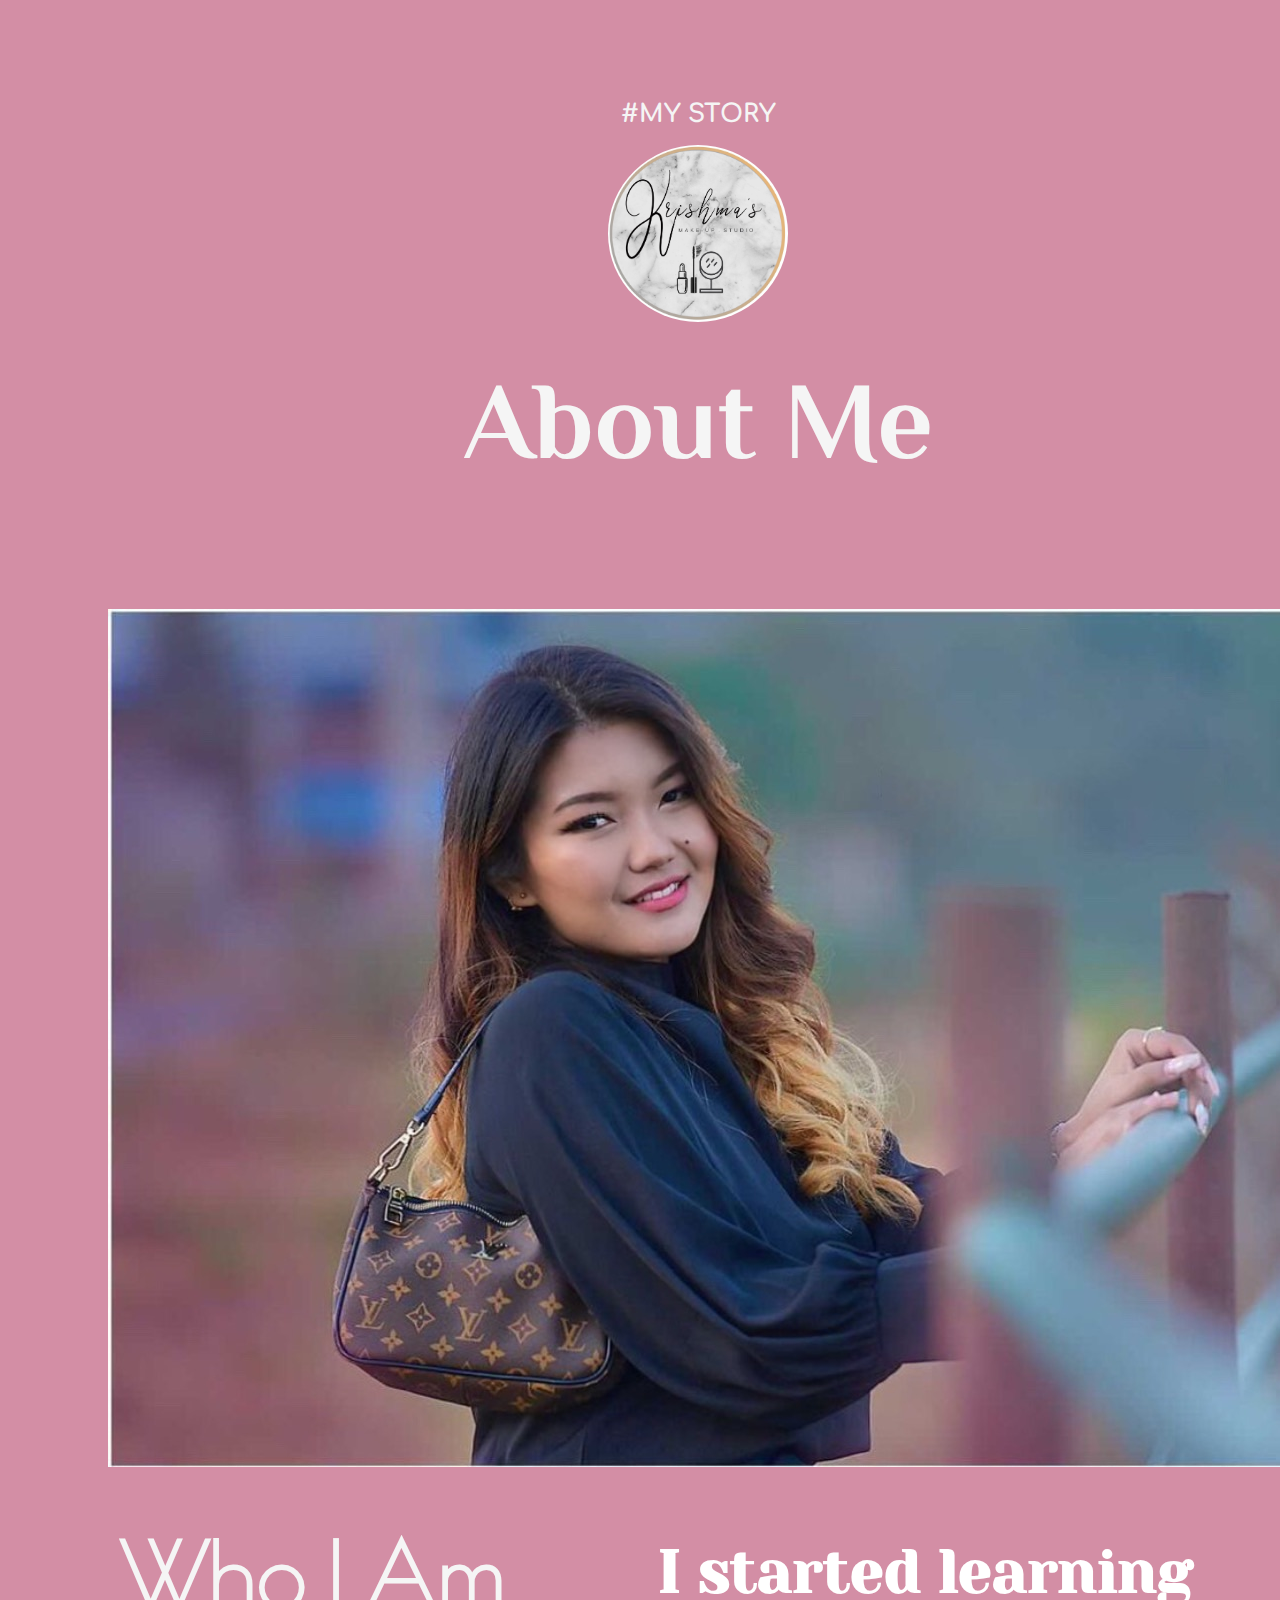
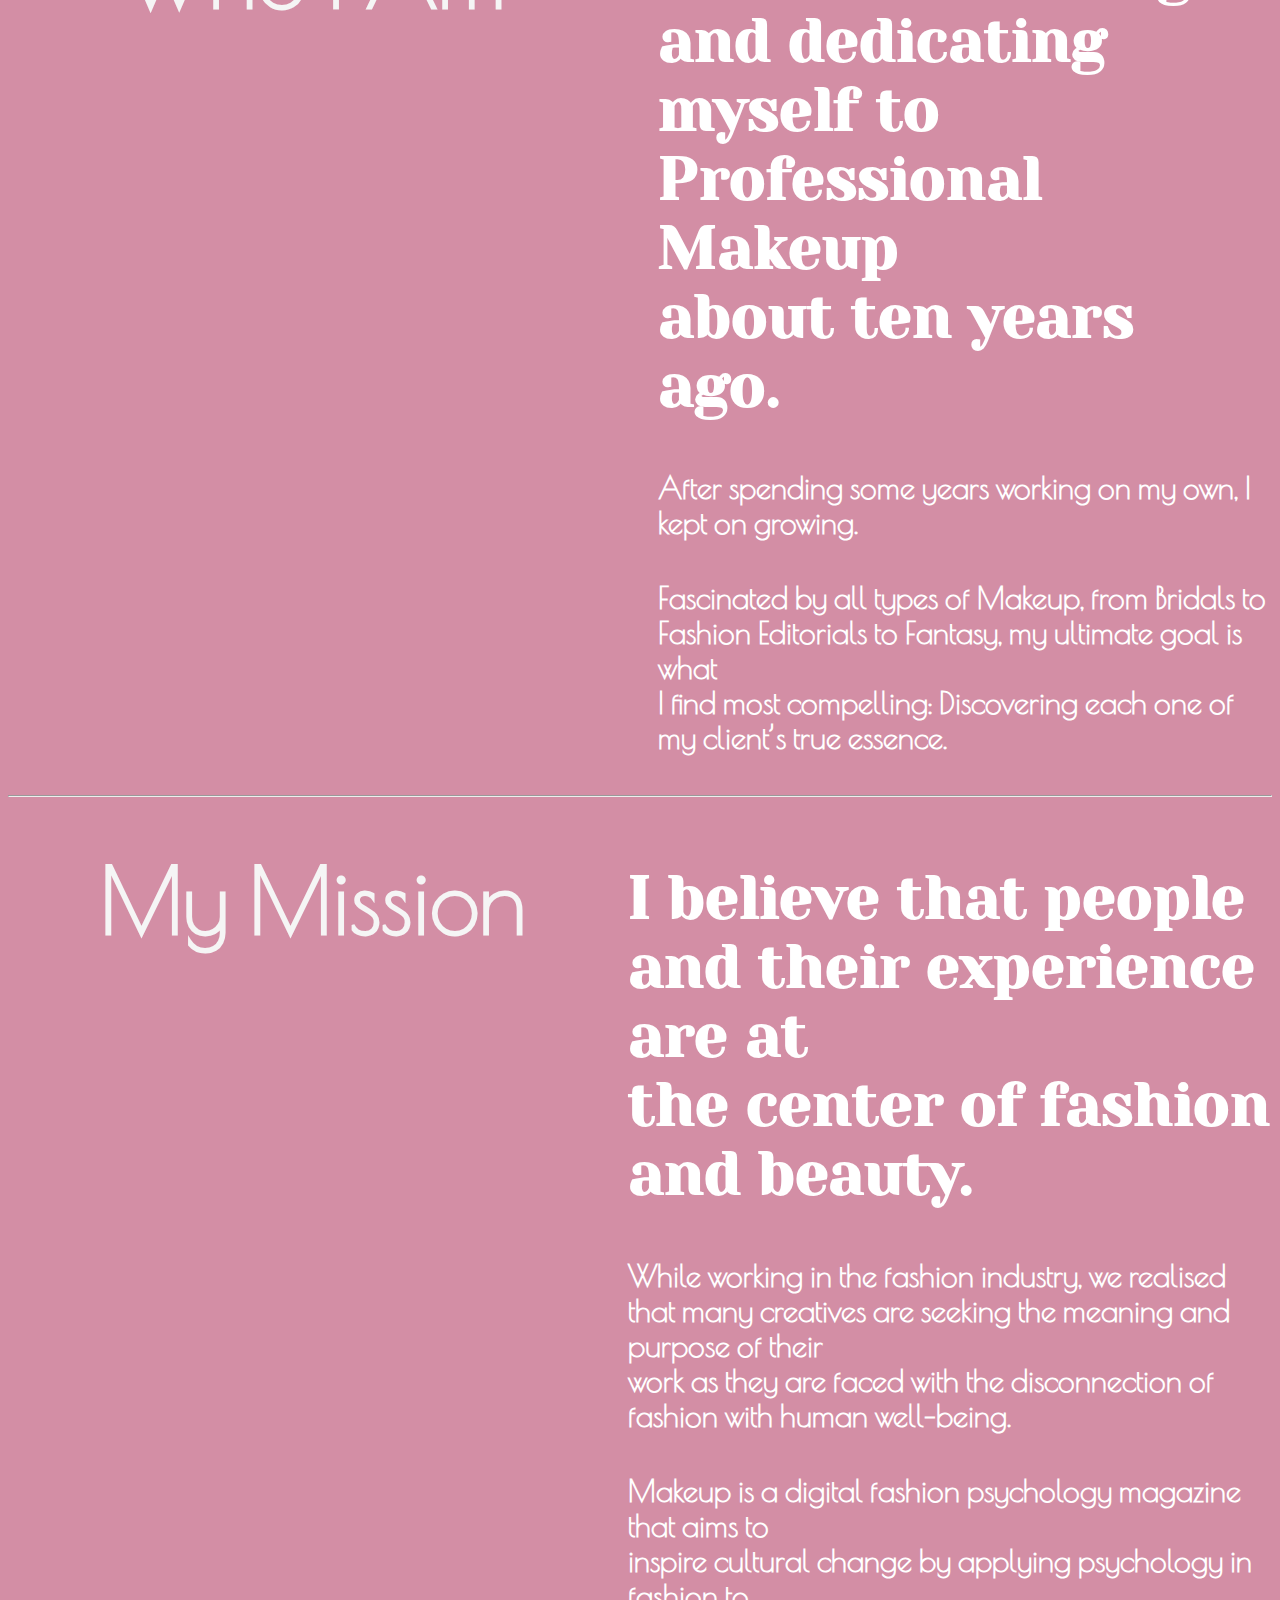
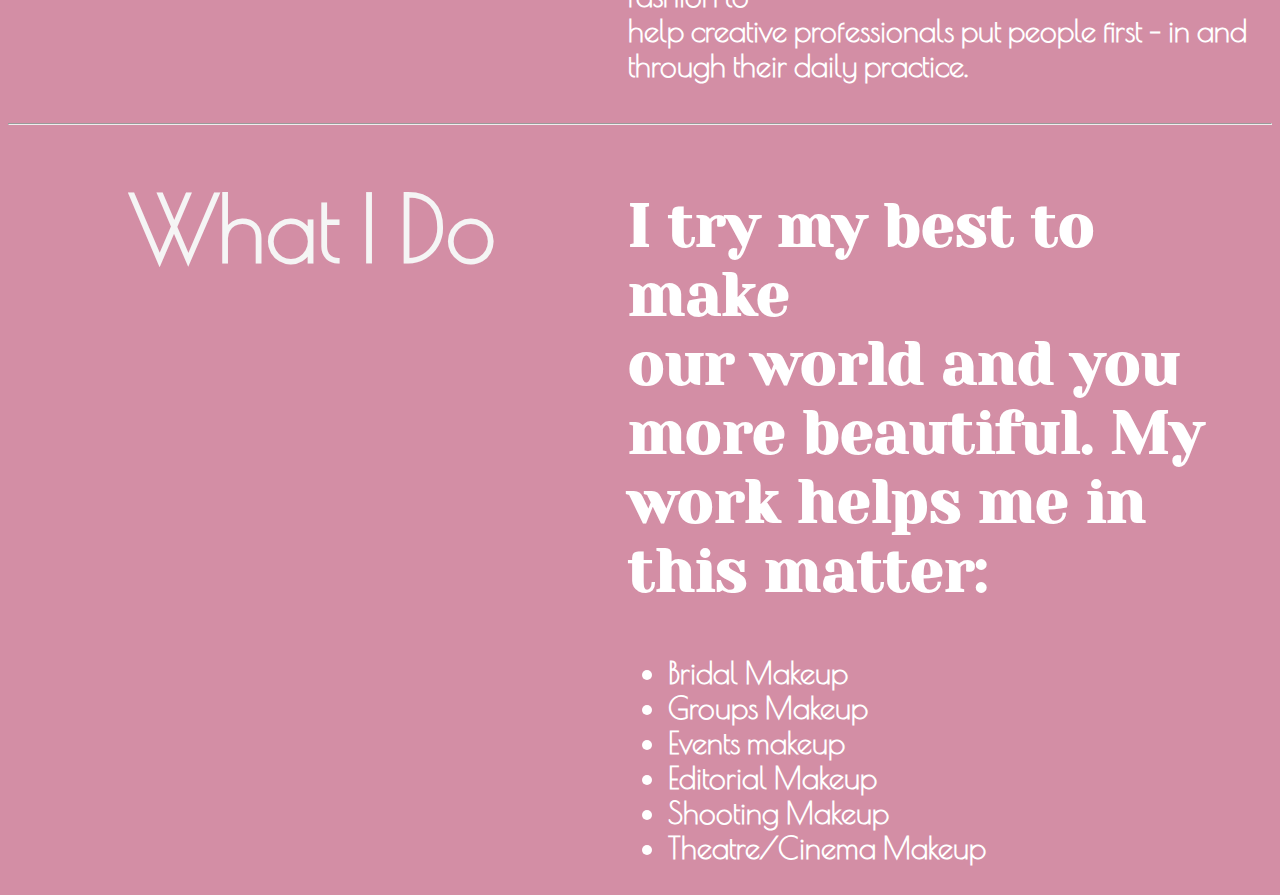
<file: about.html>
<!DOCTYPE html>
<html lang="en">
<head>
    <meta charset="UTF-8">
    <meta http-equiv="X-UA-Compatible" content="IE=edge">
    <meta name="viewport" content="width=device-width, initial-scale=1.0">
    <title>about</title>
    <link rel="preconnect" href="https://fonts.googleapis.com"> 
<link rel="preconnect" href="https://fonts.gstatic.com" crossorigin> 
<link href="https://fonts.googleapis.com/css2?family=Comfortaa:wght@300&display=swap" rel="stylesheet">
<link href="https://fonts.googleapis.com/css2?family=El+Messiri&display=swap" rel="stylesheet">
<link href="https://fonts.googleapis.com/css2?family=Poiret+One&display=swap" rel="stylesheet">
<link href="https://fonts.googleapis.com/css2?family=Yeseva+One&display=swap" rel="stylesheet">
    <style type="text/css">
        .header{
            margin-top: 100px;
            width:100px;
        }
        h1{
            width:500px;
            margin-top:10px;
            margin-right:0px;
            margin-left:440px;
            color:rgb(34, 30, 30);
            font-weight:bold;
            font-family: 'Comfortaa', cursive;
            font-size:25px;
            text-align: center;
            color:whitesmoke;
        }
        .header img{
            max-width: 180px;
            margin-left: 600px;
            border-radius: 50%;
        }
        .me a{
            max-width: 20px;
            margin-left: 100px;
            margin-bottom: 200px;
            color:whitesmoke;
        }
        .me h2{
            width:500px;
            margin-top:20px;
            margin-right:0px;
            margin-left:440px;
            color:rgb(34, 30, 30);
            font-weight:bold;
            font-family: 'El Messiri', sans-serif;
            font-size:110px;
            text-align: center;
            color:whitesmoke;
        }
        .text1{
            margin-top: 100px;
        }
        .text1 h1{
            margin-top:-50px;
            margin-right:0px;
            margin-left:55px;
            color:rgb(34, 30, 30);
            font-weight:bolder;
            font-family: 'Poiret One', cursive;
            font-size:90px;
            color:whitesmoke;
        }
        .text2{
            margin-top:-150px;
            margin-right:0px;
            margin-left:650px;
            color: rgb(219, 58, 166);
            font-weight:bold;
            font-size: 20px;
            font-family: 'Poiret One', cursive;
            color:white;
        }
        .text2 h2{
                font-size:60px;
                font-weight: bolder;
                font-family: 'Yeseva One', cursive;
                color:white;
        }
        .text2 h3{
            font-size:30px;
        }
        .text2 h4{
            font-size: 30px;
        }
        .text3{
             margin-top: 100px;
        }
        .text3 h1{
            margin-top:-50px;
            margin-right:0px;
            margin-left:55px;
            font-weight:bolder;
            font-family: 'Poiret One', cursive;
            font-size:90px;
            color:whitesmoke;
        }
        .text4{
            margin-top:-150px;
            margin-right:0px;
            margin-left:620px;
            font-weight:bold;
            font-size: 20px;
            font-family: 'Poiret One', cursive;
            color:white;
        }
        .text4 h2{
                font-size:60px;
                font-weight: bolder;
                font-family: 'Yeseva One', cursive;
                color:white;
        }
        .text4 h3{
            font-size:30px;
        }
        .text4 h4{
            font-size: 30px;
        }
        .text5{
             margin-top: 100px;
        }
        .text5 h1{
            margin-top:-50px;
            margin-right:0px;
            margin-left:55px;
            font-weight:bolder;
            font-family: 'Poiret One', cursive;
            font-size:90px;
            color:whitesmoke;
        }
        .text6{
            margin-top:-150px;
            margin-right:0px;
            margin-left:620px;
            font-weight:bold;
            font-size: 20px;
            font-family: 'Poiret One', cursive;
            color:white;
        }
        .text6 h2{
                font-size:60px;
                font-weight: bolder;
                font-family: 'Yeseva One', cursive;
                color:white;
        }
        .text6 h3{
            font-size:30px;
        }
        #row1{
            text-align:left;
            font-size: 30px;
        }

    </style>
</head>
<body style="background-color: #D38EA5;">
    <header class="header">
        <h1>#MY STORY</h1>
        <img src="logo.JPG" alt="a simple logo">
    </header>
        <aside class="me">
            <h2>About Me</h2>
            <a href="about.jpeg"><img src="about.jpeg" alt="my picture"></a>
        </aside>
    <div class="text1">
        <h1>Who I Am</h1>
        <div class="text2">
        <h2>I started learning and dedicating myself to<br>
             Professional Makeup <br>about ten years ago.</h2>
        <h3>After spending some years working on my own, I kept on growing.</h3>
        <h4>Fascinated by all types of Makeup, from Bridals to Fashion Editorials to Fantasy,
            my ultimate goal is what<br> I find most compelling: Discovering each one of my client’s true essence.</h4>
        </div>
        <hr>
        <div class="text3">
            <h1>My Mission</h1>
            <div class="text4">
            <h2>I believe that people and their experience are
                 at<br> the center of fashion and beauty.</h2>
            <h3>While working in the fashion industry, we realised <br>
                that many creatives are seeking the meaning and purpose of their <br>
                work as they are faced with the disconnection of fashion with human well-being.</h3>
            <h4>Makeup is a digital fashion psychology magazine that aims to <br>
                inspire cultural change by applying psychology in fashion to<br>
                 help creative professionals put people first – in and through their daily practice.</h4>
            </div>
        </div>
        <hr>
        <div class="text5">
            <h1>What I Do</h1>
            <div class="text6">
             <h2>I try my best to make <br>our world and
                you more beautiful. My work helps me in this matter:</h2>
            <ul id="row1">
                <li>Bridal Makeup</li> 
               <li>Groups Makeup</li>
               <li>Events makeup</li> 
                <li>Editorial Makeup</li>
                <li>Shooting Makeup</li>
                <li>Theatre/Cinema Makeup</li>
            </ul>
            </div>
        </div>
      </div>
    </div>
   
</body>
</html>
</file>
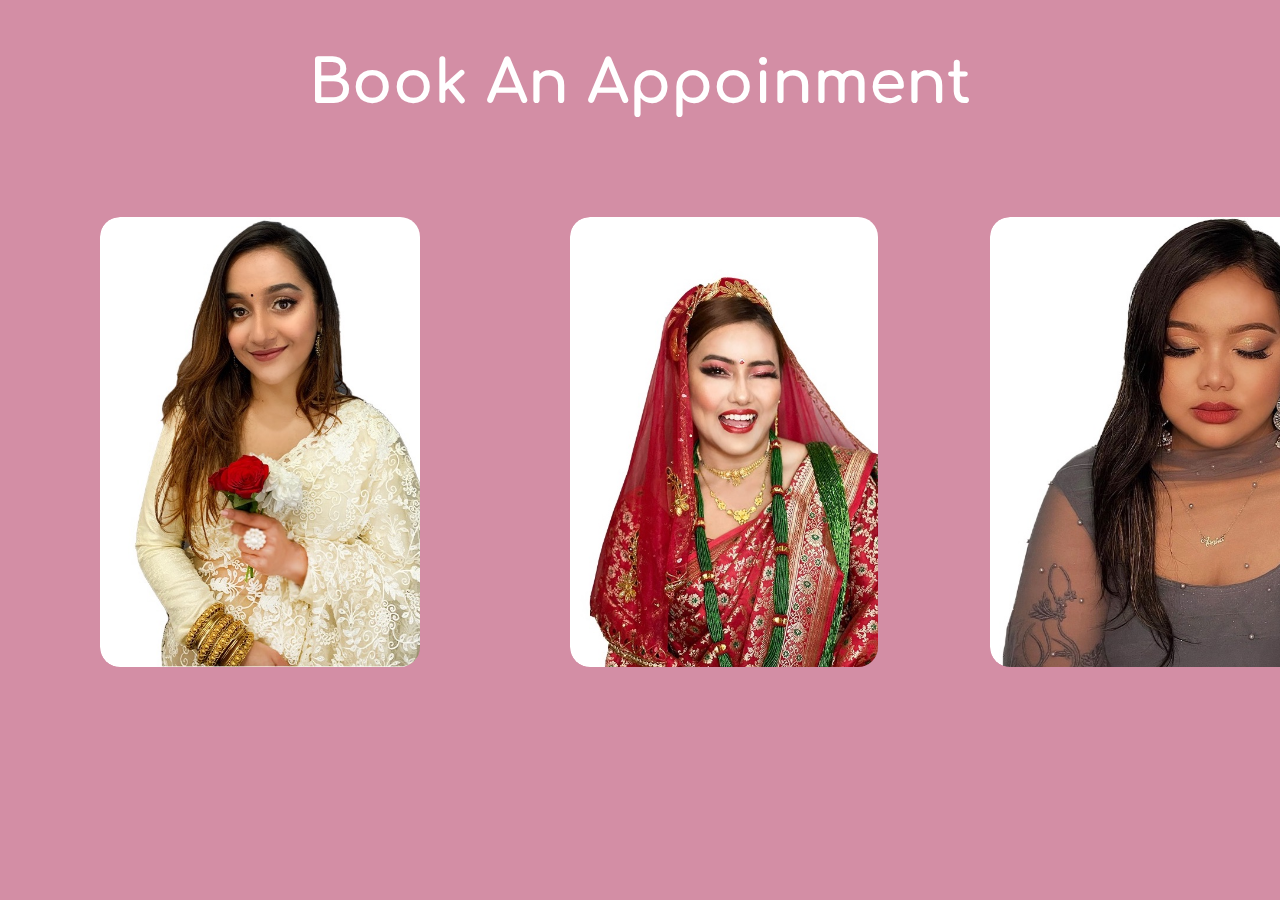
<file: bookappoinments.html>
<!DOCTYPE html>
<html lang="en">
<head>
    <meta charset="UTF-8">
    <meta http-equiv="X-UA-Compatible" content="IE=edge">
    <meta name="viewport" content="width=device-width, initial-scale=1.0">
    <title>Appoinments</title>
    <link rel="preconnect" href="https://fonts.googleapis.com"> 
<link rel="preconnect" href="https://fonts.gstatic.com" crossorigin> 
<link href="https://fonts.googleapis.com/css2?family=Comfortaa:wght@300&display=swap" rel="stylesheet">

    <style>
    .content{
        margin:0px;
        padding:0px;
    }
    .content h1{
        font-family: 'Comfortaa', cursive;
        color:white;
        font-weight:bold;
        font-size:60px;
        text-align: center;
        margin-top: 50px;
     }
    *{
       margin:0px;
       padding:0px;
       text-decoration:none;
   }
   .middle{
       position: absolute;
       top:100%;
       left:100%;
       transform:translate(-50% , -50%);
   }
   .card{
       width:20px;
       height:100px;
   }
   .cardmiddle{
       margin-top: 100px;
       margin-left: 100px;
       cursor: pointer;
   }
   .front,.back{
       width:25%;
       height:50%;
       overflow:hidden;
       backface-visibility: hidden;
       position: absolute;
       transition: transform .3s linear;
       border-radius:20px;
   }
   .front img{
       height:100%;
       border-radius: 20px;
    }
    .front{
        transform: perspective(800px)rotateY(0deg);
    }
    .back{
        background: rgb(250, 248, 250);
        transform: perspective(800px)rotateY(180deg);
    }
    .backcontent{
        color:#D38EA5;
        text-align:center;
        width:100%;
        font-size: larger;
        font-family: 'Comfortaa', cursive;
    }
    .backcontent h2{
        margin-top:20px ;
    }
    .backcontent h3{
        margin-top: 100px;
        margin-bottom:25px;
    }
    .btn{
    position: absolute;
    margin:auto;
    height:50px;
    width:150px;
    left:0px;
    right:600px;
    top:0px;
    bottom:10px;
    font-size: small;
    }
    #btnone{
    padding:10px 15px;
    border:solid 2px white;
    border-radius:8px ;
    background-color:gray;
    color:white;
    display: inline-block;
    margin-left:10px;
    font-family: 'Comfortaa', cursive;
    font-weight: bold;
    line-height:20px;
    margin-top: 100px;
    cursor: pointer;
    }  
   #btnone:hover{
    background-color:#D48EA5 ;
    color:white;
    }
   a{
    text-decoration: none;
    color: white;
    } 
   .cardmiddle:hover .front{
    transform: perspective(800px)rotateY(-180deg);
    }
    .cardmiddle:hover .back{
    transform: perspective(800px)rotateY(0deg);
    }

          /*///////////2nd card////////*/

    .center{
       position: absolute;
       top:100%;
       left:100%;
       transform:translate(-50% , -50%);
   }
   .card{
       width:30px;
       height:100px;
   }
   .cardcenter{
       margin-top: 100px;
       margin-left: 570px;
       cursor: pointer;
   }
   .front2,.back2{
       width:25%;
       height:50%;
       overflow:hidden;
       backface-visibility: hidden;
       position: absolute;
       transition: transform .3s linear;
       border-radius:20px;
   }
   .front2 img{
       height:100%;
       border-radius: 20px;
    }
    .front2{
        transform: perspective(800px)rotateY(0deg);
    }
    .back2{
        background: rgb(250, 248, 250);
        transform: perspective(800px)rotateY(180deg);
    }
    .backcontent2{
        color:#D38EA5;
        text-align:center;
        width:100%;
        font-size: larger;
        font-family: 'Comfortaa', cursive;
    }
    .backcontent2 h2{
        margin-top:20px ;
    }
    .backcontent2 h3{
        margin-top: 100px;
        margin-bottom:25px;
    }
    .cardcenter:hover .front2{
    transform: perspective(800px)rotateY(-180deg);
    }
    .cardcenter:hover .back2{
    transform: perspective(800px)rotateY(0deg);
    }


             /*/////////3rd card//////////*/
    .right{
       position: absolute;
       top:100%;
       left:100%;
       transform:translate(-50% , -50%);
   }
   .card{
       width:30px;
       height:100px;
   }
   .cardright{
       margin-top: 100px;
      margin-left: 990px;
       cursor: pointer;
   }
   .front3,.back3{
       width:25%;
       height:50%;
       overflow:hidden;
       backface-visibility: hidden;
       position: absolute;
       transition: transform .3s linear;
       border-radius:20px;
   }
   .front3 img{
       height:100%;
       border-radius: 20px;

    }
    .front3{
        transform: perspective(800px)rotateY(0deg);
    }
    .back3{
        background: rgb(250, 248, 250);
        transform: perspective(800px)rotateY(180deg);
    }
    .backcontent3{
        color:#D38EA5;
        text-align:center;
        width:100%;
        font-size: larger;
        font-family: 'Comfortaa', cursive;
    }
    .backcontent3 h2{
        margin-top:20px ;
    }
    .backcontent3 h3{
        margin-top: 100px;
        margin-bottom:25px;
    }
    .cardright:hover .front3{
    transform: perspective(800px)rotateY(-180deg);
    }
    .cardright:hover .back3{
    transform: perspective(800px)rotateY(0deg);
    }
</style>

</head>
<body>
    <body style="background-color: #D38EA5;"></body>
    <div class="content">
    <h1>Book An Appoinment</h1>
    </div>
    <div class="cardmiddle">
        <div class="front">
          <img src="3.jpeg"alt="">
        </div>
        <div class="back">
            <div class="backcontent">
              <h2>Guest Makeup</h2>
              <hr color="#D48EA5">
              <h3>1 hr<br>Rs.5000/-</h3>
              <button id="btnone"> <a href="#" target="_blank">BOOK NOW</a> </button>
            </div>
        </div>
    </div>
    
    <div class="cardcenter">
        <div class="front2">
          <img src="2.jpeg"alt="">
        </div>
        <div class="back2">
            <div class="backcontent2">
              <h2>Bridal Makeup</h2>
              <hr color="#D48EA5">
              <h3>1:30 min<br>Rs.12,000/-</h3>
              <button id="btnone"> <a href="#" target="_blank">BOOK NOW</a> </button>
            </div>
        </div>
    </div>
 
    <div class="cardright">
        <div class="front3">
          <img src="5.jpeg"alt="">
        </div>
        <div class="back3">
            <div class="backcontent3">
              <h2>Events Makeup</h2>
              <hr color="#D48EA5">
              <h3>1 hr <br>Rs.8000/-</h3>
              <button id="btnone"> <a href="#" target="_blank">BOOK NOW</a> </button>
            </div>
        </div>
    </div>
</body>
</html>
</file>
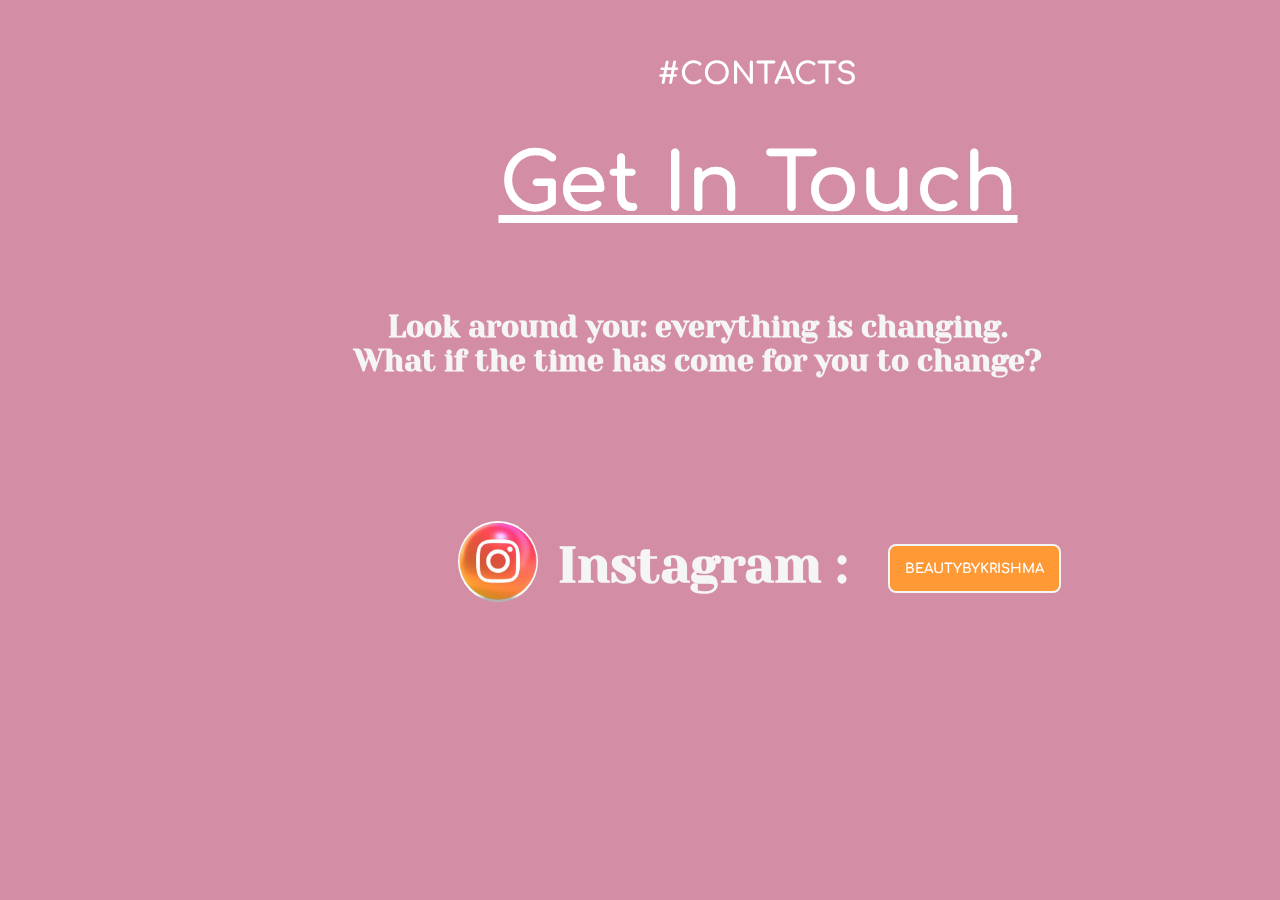
<file: contact.html>
<!DOCTYPE html>
<html lang="en">
<head>
    <meta charset="UTF-8">
    <meta http-equiv="X-UA-Compatible" content="IE=edge">
    <meta name="viewport" content="width=device-width, initial-scale=1.0">
    <title>Contact</title>
    <link rel="preconnect" href="https://fonts.googleapis.com"> 
    <link rel="preconnect" href="https://fonts.gstatic.com" crossorigin> 
    <link href="https://fonts.googleapis.com/css2?family=Comfortaa:wght@300&display=swap" rel="stylesheet">
    <link href="https://fonts.googleapis.com/css2?family=Yeseva+One&display=swap" rel="stylesheet">
   <style class="text/css">
       .bgimage{
           background-size:100%;
           width:100%;
           height:100vh;
           position: fixed;
        }
        .bgimage img{
            max-width: 80px;
            margin-left: 450px;
            border-radius: 50%;
            cursor: pointer;
            margin-bottom: -120px;
        }
        .bgimage h1{
            width:100px;
            margin-top:50px;
            margin-right:0px;
            margin-left:650px;
            font-weight:bold;
            font-family: 'Comfortaa', cursive;
            font-size:30px;
            text-align: center;
            color:white;
        }
        .bgimage h3{
            width:700px;
            margin-top:50px;
            margin-right:0px;
            margin-left:400px;
            font-weight:bold;
            font-family: 'Comfortaa', cursive;
            font-size:80px;
            text-align: center;
            color:white;
            text-decoration: underline;
        }
        .bgimage h4{
                font-size:30px;
                font-weight: bold;
                font-family: 'Yeseva One', cursive;
                color:whitesmoke;
                text-align: center;
                margin-left:100px ;
                padding-bottom: 50px;
        }
        .bgimage h2{
            color:whitesmoke;
            font-weight:bold;
            font-size:50px;
            font-family: 'Yeseva One', cursive;
            margin-left:550px ;
            margin-top:50px;
            margin-bottom:-35px;
        }
        .btnin{
            padding:10px 15px;
            border:solid 2px whitesmoke;
            border-radius:8px;
            background-color:#FE9935;
            color:rgb(219, 58, 166);
            margin-left:0px;
            font-family: 'Comfortaa', cursive;
            font-weight: bold;
            line-height:25px;
            cursor: pointer;
            text-transform:uppercase;
            margin-left: 880px;
            margin-top:-250px;
            margin-bottom:850px;
        }  
        .btnin:hover{
        background-color:#FE3F85;
        color:white;
    } 
        a{
          text-decoration: none;
           color: white;
         } 


        
   </style>
</head>
<body>
    <body style="background-color: #D38EA5;">
    <div class="bgimage">
        <h1>#CONTACTS</h1>
        <h3>Get In Touch</h3>
        <h4>Look around you: everything is changing. <br>
        What if the time has come for you to change?</h4>
        <img src="insta.JPG" alt="a simple logo">
        <h2>Instagram :</h2>
        <button class="btnin"><a href="https://www.instagram.com/beautybykrishma/" target="_blank">Beautybykrishma</a></button>
    </div>
</body>
</html>
</file>
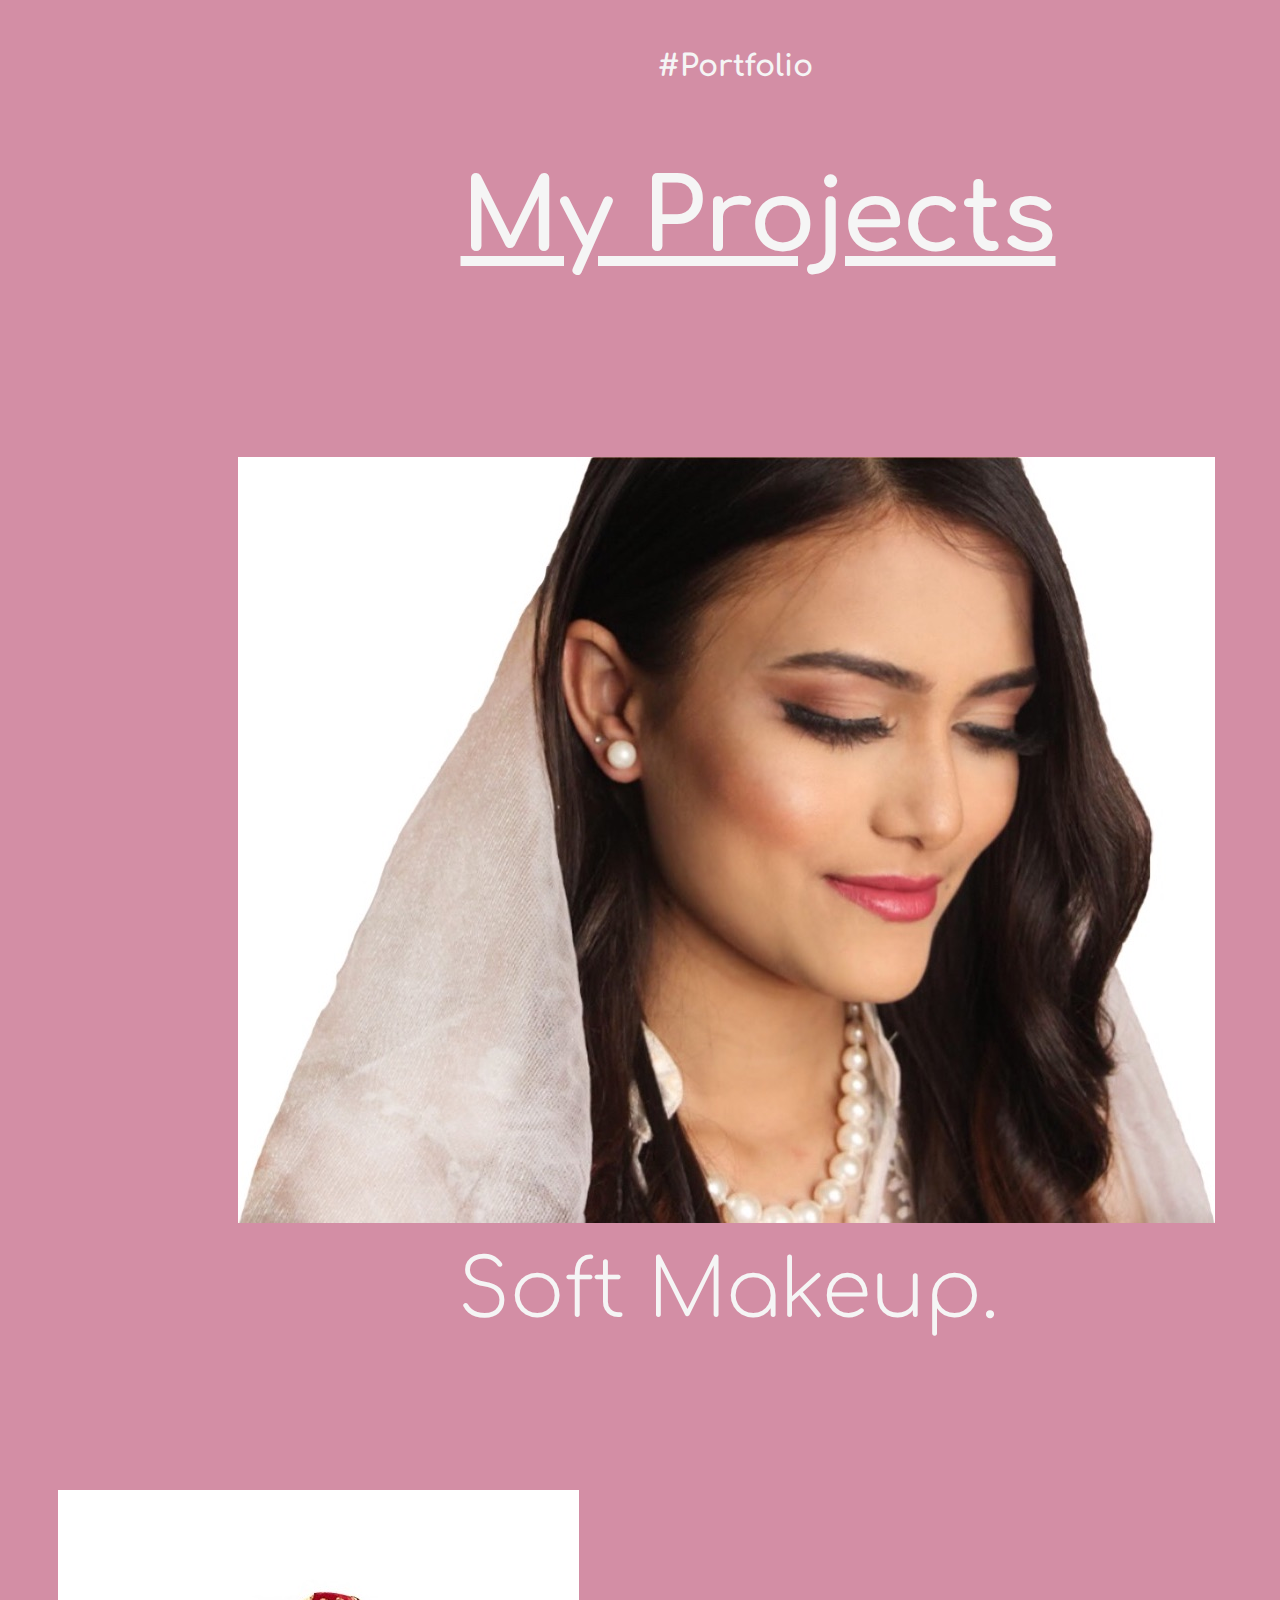
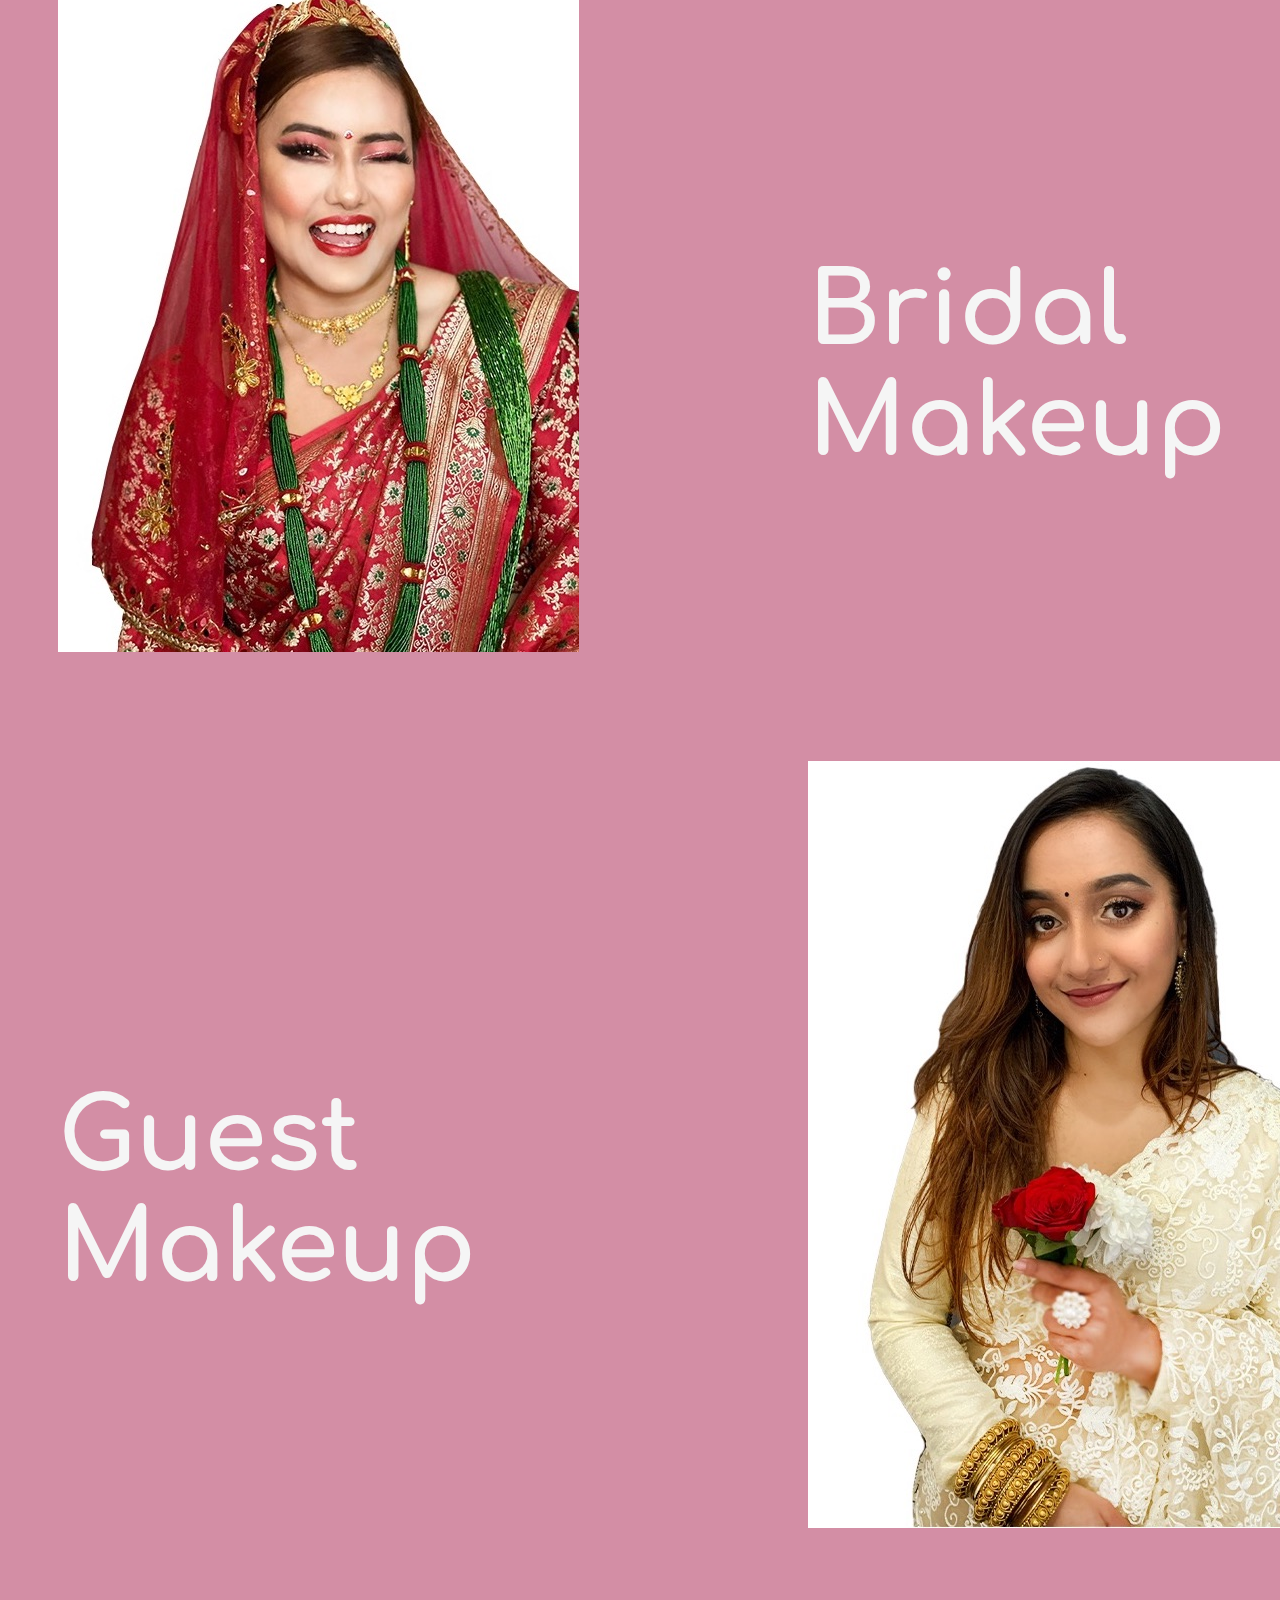
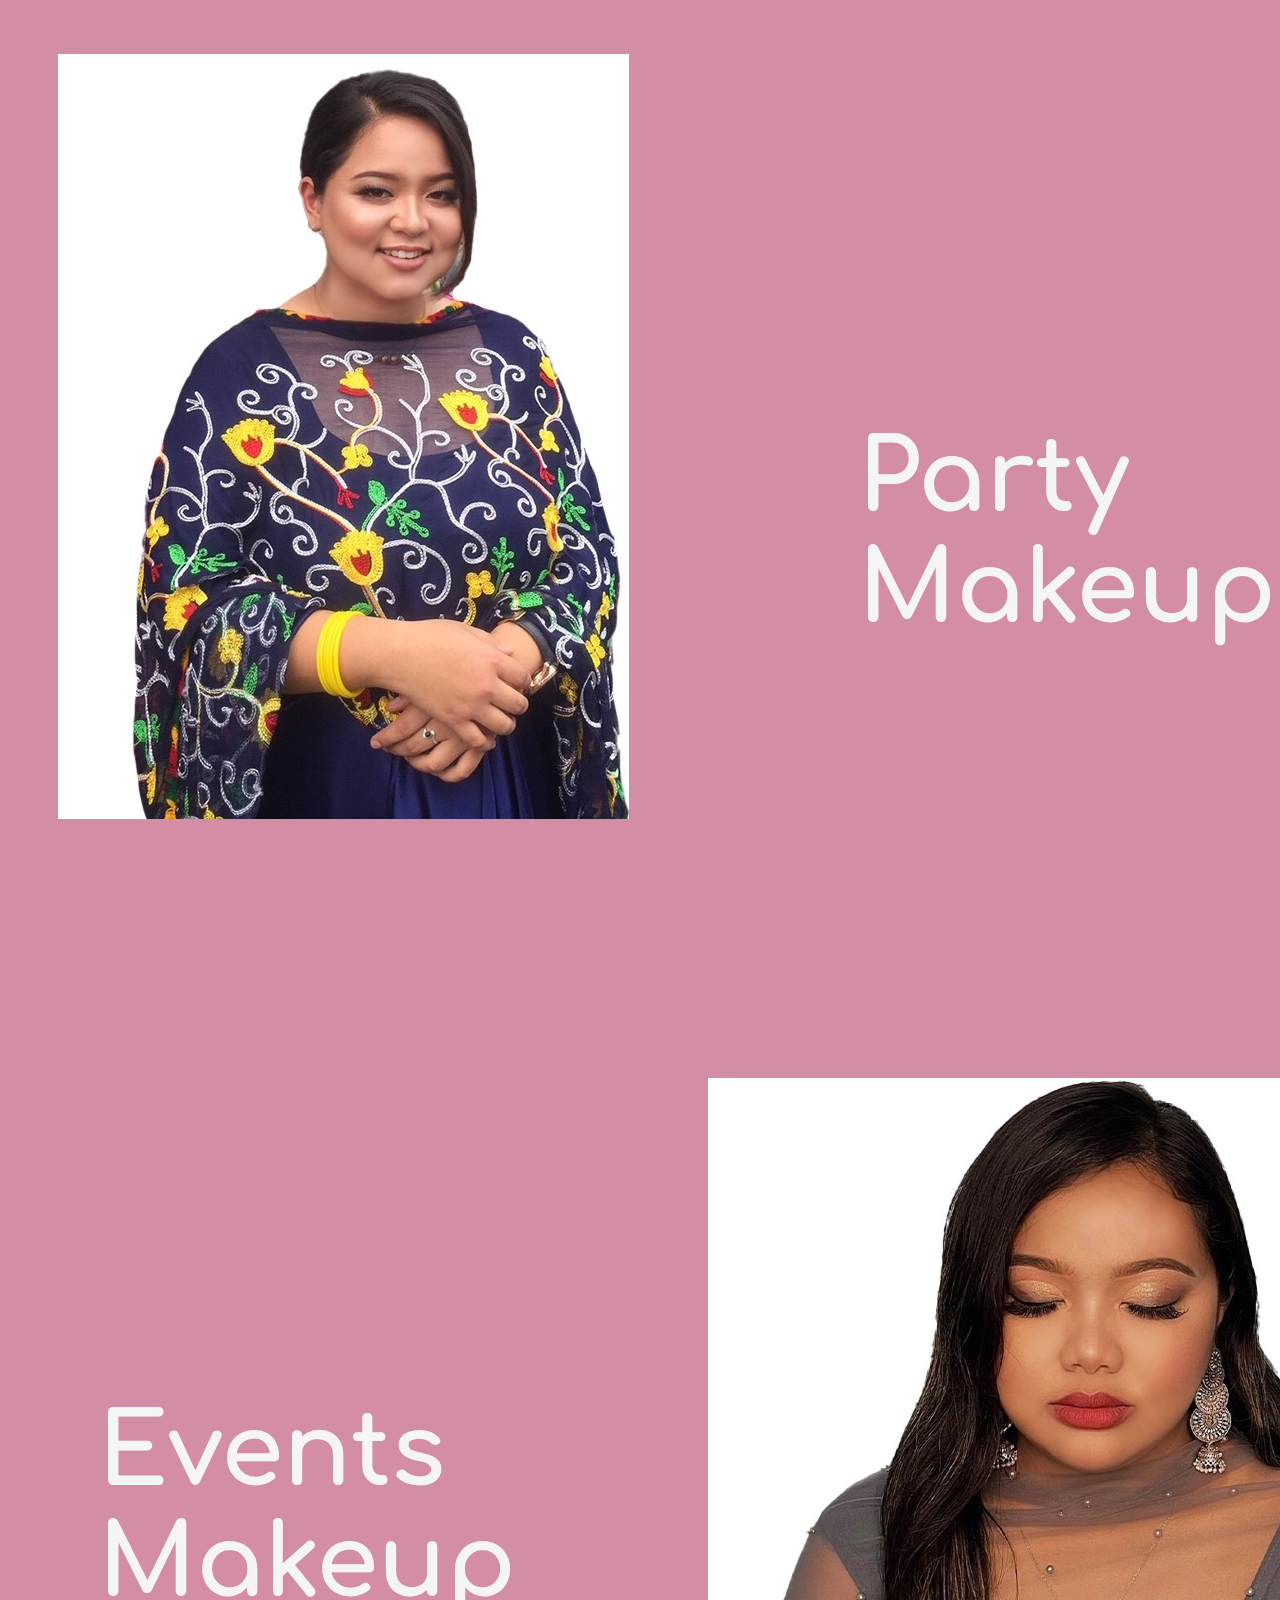
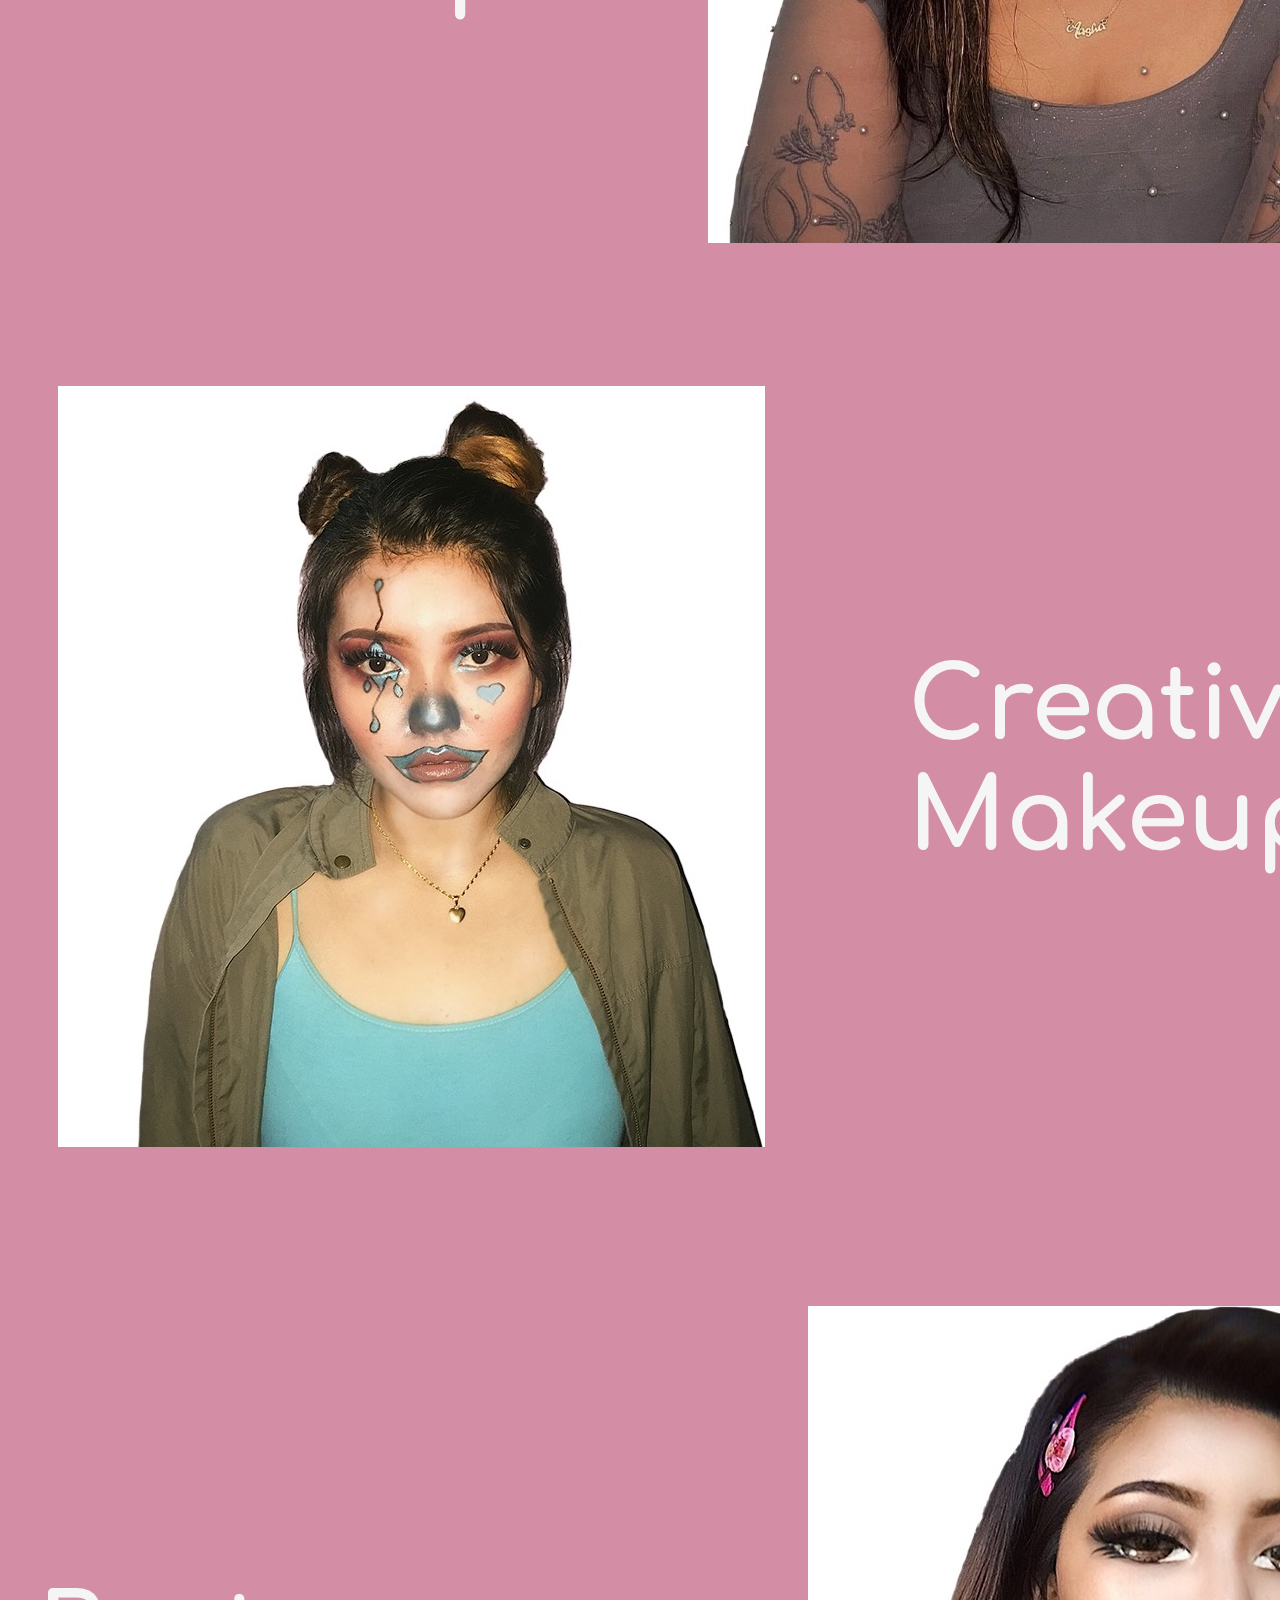
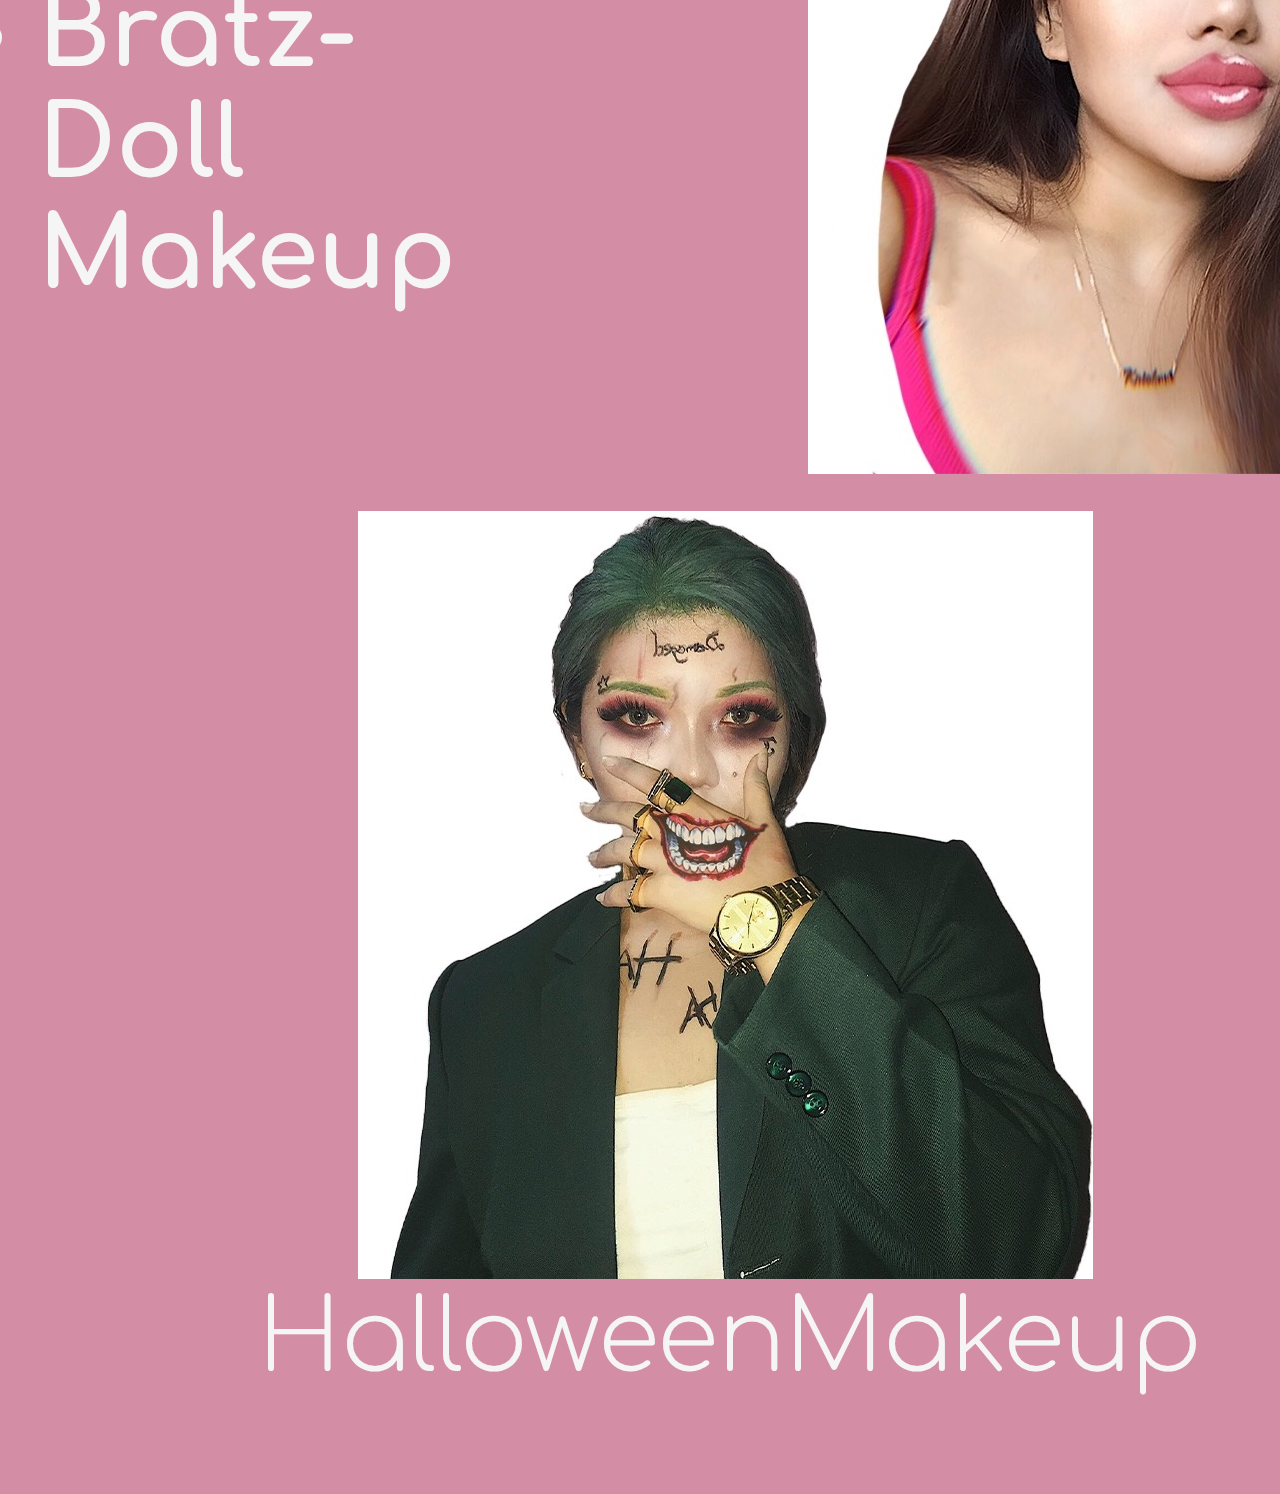
<file: portfolio.html>
<!DOCTYPE html>
<html lang="en">
<head>
    <meta charset="UTF-8">
    <meta http-equiv="X-UA-Compatible" content="IE=edge">
    <meta name="viewport" content="width=device-width, initial-scale=1.0">
    <title>Portfolio</title>
    <link rel="preconnect" href="https://fonts.googleapis.com"> 
    <link rel="preconnect" href="https://fonts.gstatic.com" crossorigin> 
    <link href="https://fonts.googleapis.com/css2?family=Comfortaa:wght@300&display=swap" rel="stylesheet">
    <link href="https://fonts.googleapis.com/css2?family=Poiret+One&display=swap" rel="stylesheet">
    <link href="https://fonts.googleapis.com/css2?family=Alfa+Slab+One&display=swap" rel="stylesheet">
    <style type="text/css">
    .work{
           margin-top: 100px;
           width:100px;
           position: absolute;
    }
    .text h1{
            width:100px;
            margin-top:50px;
            margin-right:0px;
            margin-left:650px;
            font-weight:bold;
            font-family: 'Comfortaa', cursive;
            font-size:30px;
            text-align: center;
            color:whitesmoke;
       }
    .text h2{
            width:700px;
            margin-top:80px;
            margin-right:0px;
            margin-left:400px;
            font-weight:bold;
            font-family: 'Comfortaa', cursive;
            font-size:100px;
            text-align: center;
            color:whitesmoke;
            text-decoration: underline;
    }
    .work a{
            max-width: 0px;
            margin-left: 230px;
            margin-bottom: 200px;
    }
    .work b{
            max-width: 0px;
            margin-left: 50px;
            margin-bottom: 0px;
    }     
    .work c{
            max-width: 0px;
            margin-left:800px;
            margin-bottom:-620px;
            margin-top: 1000px;
    }  
    .work d{
            max-width: 0px;
            margin-left:50px;
            margin-bottom:0px;
    }
    .work e{
            max-width: 0px;
            margin-left:700px;
            margin-top:2000px;

         }
    .work f{
            max-width: 100px;
            margin-left: 50px;
            margin-bottom:0px;
            padding-bottom:150px ;
    }
    .work g{
            max-width: 100px;
            margin-right:0px;
            margin-left:800px;
            margin-bottom:0px;
    }
    .work h{
            max-width: 100px;
            margin-left:350px;
            margin-top:-200px;
            margin-bottom:0px;
    }
    .work h1{
            width:700px;
            margin-top:20px;
            margin-right:0px;
            margin-left:450px;
            font-weight:lighter;
            font-family: 'Comfortaa', cursive;
            font-size:80px;
            padding-bottom: 100px;
            color:whitesmoke;
    }
    
    .work h2{
           width:100px;
            margin-top:-400px;
            margin-right:10px;
            margin-left:800px;
            font-weight:bold;
            font-family: 'Comfortaa', cursive;
            font-size:100px;
            color:whitesmoke;
            padding-bottom: 200px;
    }
    .work h3{

            width:700px;
            margin-top:-450px;
            margin-right:500px;
            margin-left:50px;
            font-weight:bold;
            font-family: 'Comfortaa', cursive;
            font-size:100px;
            padding-bottom: 250px;
            color:whitesmoke;
    }
    .work h4{
            width:100px;
            margin-top:-400px;
            margin-right:-10px;
            margin-left:850px;
            font-weight:bold;
            font-family: 'Comfortaa', cursive;
            font-size:100px;
            padding-bottom: 300px;
            color:whitesmoke;
    }
    .work h5{
           width:100px;
            margin-top:-450px;
            margin-right:0px;
            margin-left:90px;
            font-weight:bold;
            font-family: 'Comfortaa', cursive;
            font-size:100px;
            padding-bottom: 200px;
            color:whitesmoke;
    }
    .work h6{
            width:100px;
            margin-top:-500px;
            margin-right:20px;
            margin-left:900px;
            font-weight:bold;
            font-family: 'Comfortaa', cursive;
            font-size:100px;
            padding-bottom: 200px;
            color:whitesmoke;
    }
    .work li{
            width:100px;
            margin-top:-500px;
            margin-left:30px;
            font-weight:bold;
            font-family: 'Comfortaa', cursive;
            font-size:100px;
            padding-bottom:200px;
            color:whitesmoke;
            text-align: left;
    }
    .work h0{
            width:100px;
            margin-bottom:10px;
            margin-right:-20px;
            margin-left:250px;
            font-weight:lighter;
            font-family:'Comfortaa', cursive;
            font-size:100px;
            color:whitesmoke;
            padding-bottom: 100px;
    }
    </style>
</head>
<body>
    <body style="background-color: #D38EA5;">
        <div class="text">
        <h1>#Portfolio</h1>
        <h2>My Projects</h2>
        </div>
    <div class="work">
        <a href="1.jpeg"><img src="1.jpeg"></a>
         <h1> Soft Makeup.</h1>
        <b href="2.jpeg"><img src="2.jpeg"></b>
          <h2>Bridal Makeup</h2>
        <c href="3jepg"><img src="3.jpeg"></c>
           <h3>Guest Makeup</h3>
        <d href="4.jepg"><img src="4.jpeg"></d>
            <h4>Party Makeup</h4>
        <e href="5.jpeg"><img src="5.jpeg"></e>
            <h5>Events Makeup</h5>
        <f href="art1.jpeg"><img src="art1.jpeg"></f>
            <h6>Creative Makeup</h6>
        <g href="art2.jpeg"><img src="art2.jpeg"></g>
            <li>Bratz-Doll Makeup</li>
        <h href="art3.jpeg"><img src="art3.jpeg"></h>
            <h0>HalloweenMakeup</h0>
    </div>
    
    
</body>
</html>
</file>
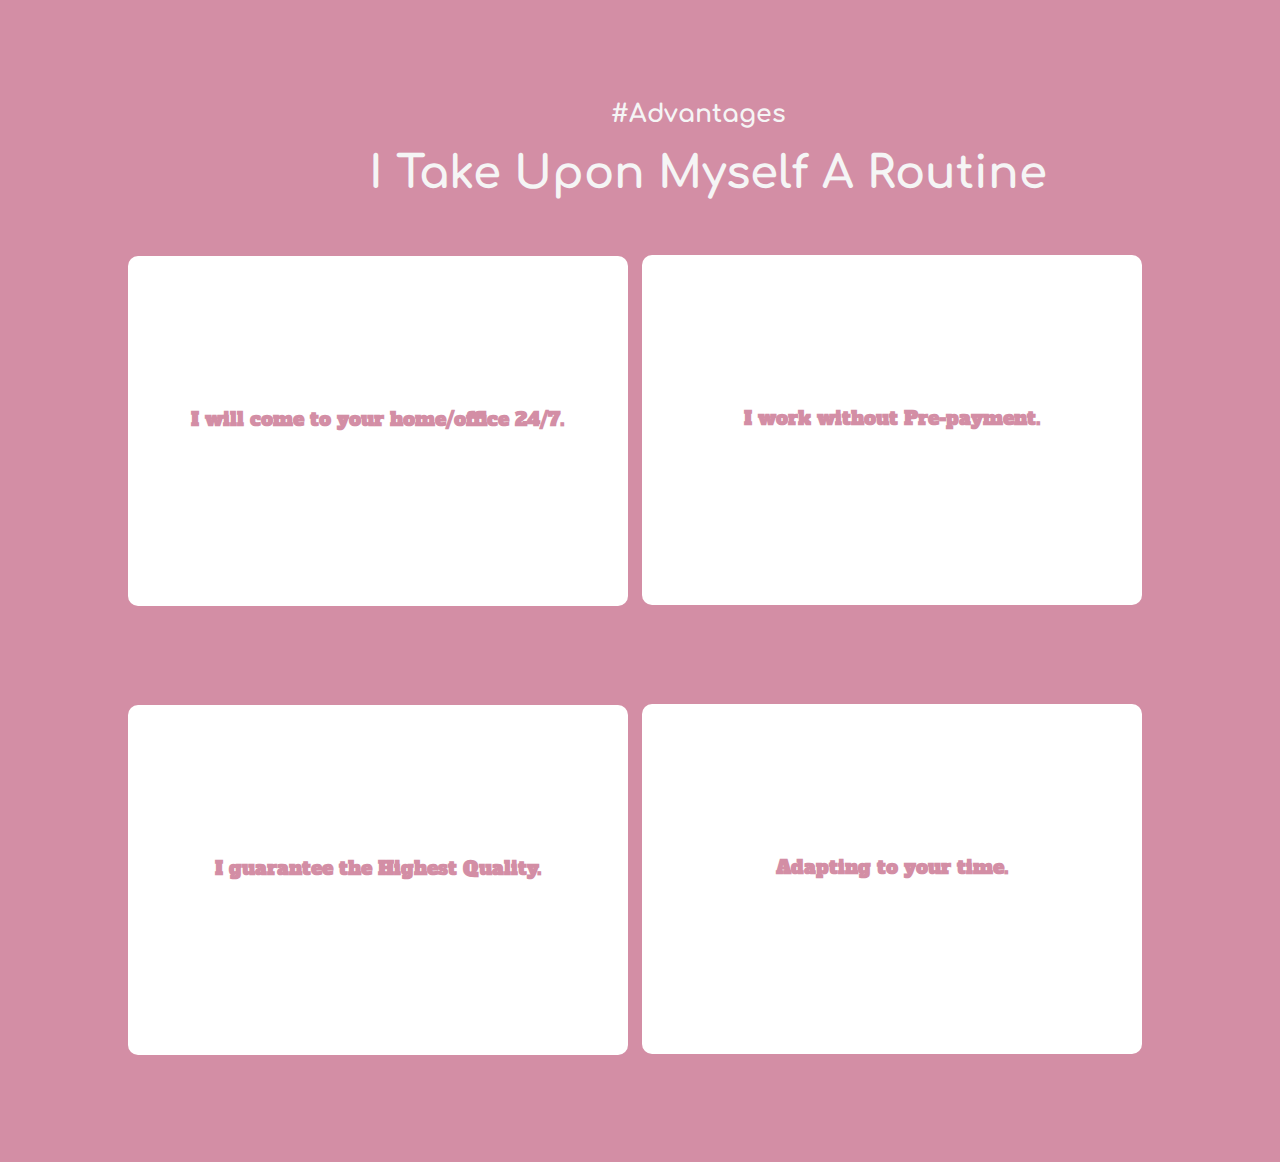
<file: services.html>
<!DOCTYPE html>
<html lang="en">
<head>
    <meta charset="UTF-8">
    <meta http-equiv="X-UA-Compatible" content="IE=edge">
    <meta name="viewport" content="width=device-width, initial-scale=1.0">
    <link rel="preconnect" href="https://fonts.googleapis.com"> 
    <link rel="preconnect" href="https://fonts.gstatic.com" crossorigin> 
    <link href="https://fonts.googleapis.com/css2?family=Comfortaa:wght@300&display=swap" rel="stylesheet">
    <link href="https://fonts.googleapis.com/css2?family=Poiret+One&display=swap" rel="stylesheet">
    <link href="https://fonts.googleapis.com/css2?family=Alfa+Slab+One&display=swap" rel="stylesheet">
    <title>Service</title>
    <style type="text/css">
       .services{
        margin-top: 100px;
            width:100px;
       }
       .services h1{
        width:500px;
            margin-top:10px;
            margin-right:0px;
            margin-left:440px;
            font-weight:bold;
            font-family: 'Comfortaa', cursive;
            font-size:25px;
            text-align: center;
            color:whitesmoke;
       }
       .services h2{
            width:700px;
            margin-top:20px;
            margin-right:auto;
            margin-left:350px;
            font-weight:bold;
            font-family: 'Comfortaa', cursive;
            font-size:45px;
            text-align: center;
            color:whitesmoke;
       }   


       .container{
            padding:100px;
            padding-top:100px;
            cursor: pointer;
        }
        .card{
            background-color: white;
            padding:100px;
            border-radius: 50px;
        }
        p{
            margin-bottom:0px;
            padding:20px;
            font-size: larger;
            font-weight: bold;
            font-family: 'Alfa Slab One', cursive;
            text-align: center;
            padding-top: 150px;
            color:#D38EA5;

        }
        .card1{
            background:white;
            max-width:500px;
            border-radius:10px;
            height: 350px;
            min-width:150px;
            margin-right:0px;
            margin-left:20px;
            margin-top:-100px ;
        }
        .card2{
            background:white;
            max-width:500px;
            border-radius:10px;
            height:350px;
            min-width:150px;
            margin-right:30px;
            margin-left:auto;
            margin-top:-370px ;
        }
        .card3{
            background:white;
            max-width:500px;
            border-radius:10px;
            height:350px;
            min-width:150px;
            margin-right:auto;
            margin-left:20px;
            margin-top:100px;
        }
        .card4{
            background:white;
            max-width:500px;
            border-radius:10px;
            height:350px;
            min-width:150px;
            margin-right:30px;
            margin-left: auto;
            margin-top:-370px ;
        }
       .container :hover  {
        background-color: #e23d8a;
        color: white;
        box-shadow: 0 12px 16px 0 rgba(0,0,0,0.24), 0 17px 50px 0 rgba(0,0,0,0.19);
      }




       

    </style>
</head>
<body>
    <body style="background-color: #D38EA5;">
    <div class="services">
        <h1>#Advantages</h1>
        <h2>I Take Upon Myself A Routine</h2>
    </div>
    <div class="container">
        <div class="card1">
            <p>I will come to your home/office 24/7.</p>
        </div>
        <div class="card2">
            <p>I work without Pre-payment.</p>
        </div>
        <div class="card3">
            <p>I guarantee the Highest Quality.</p>
        </div>
        <div class="card4">
            <p>Adapting to your time.</p>
        </div>
    </div>
</body>
</html>
</file>
